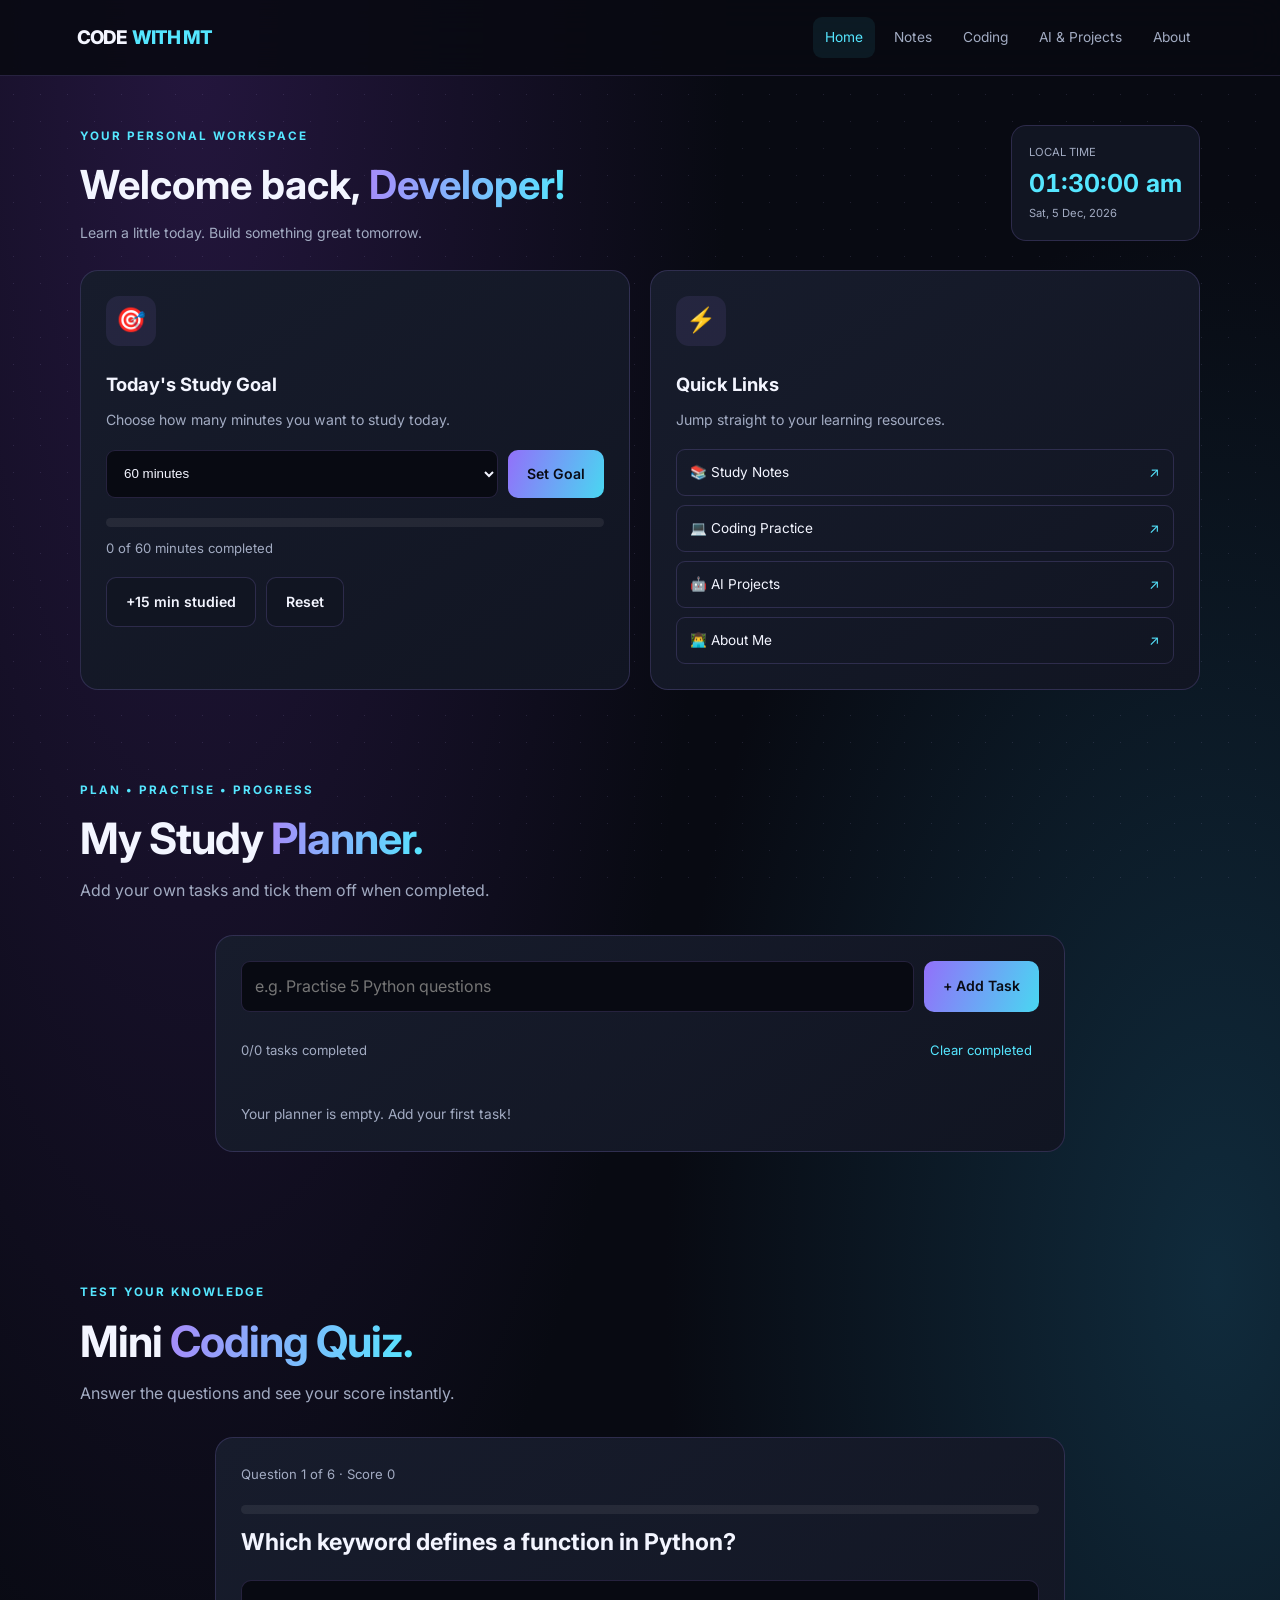
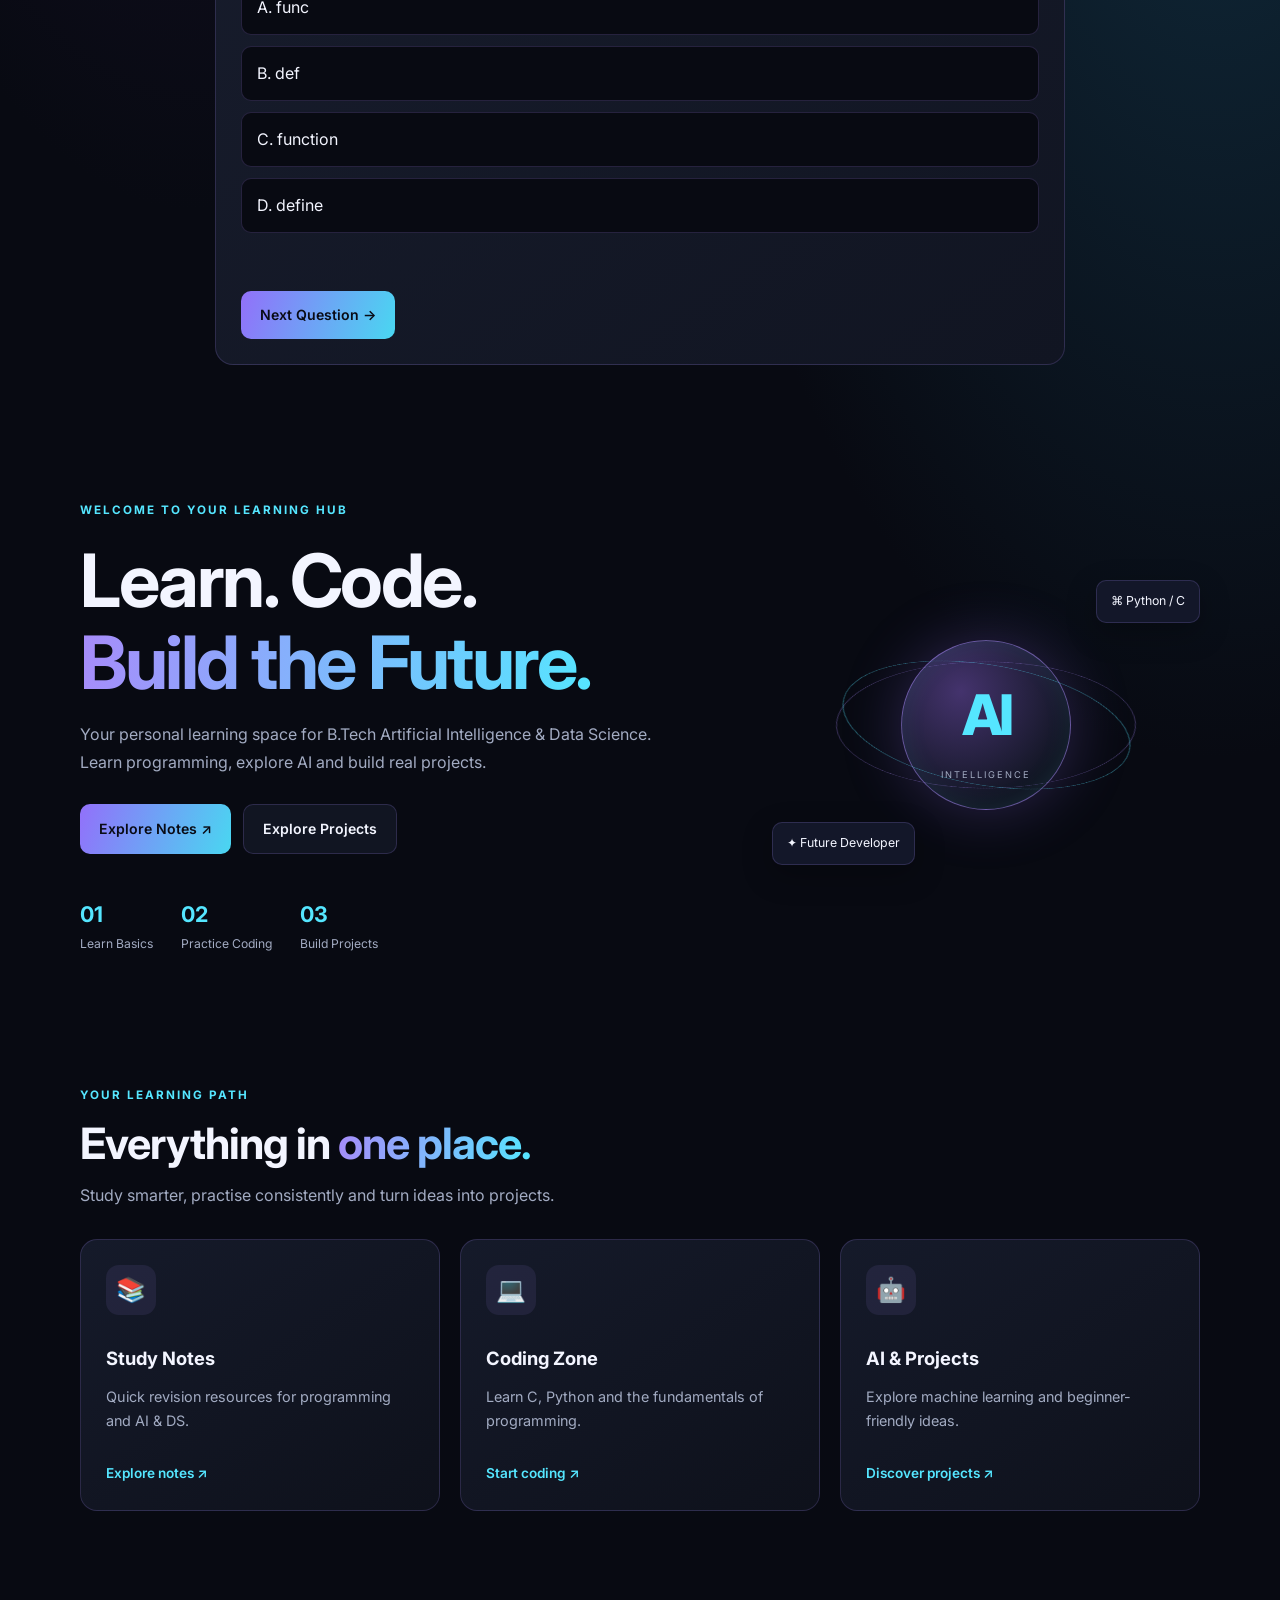
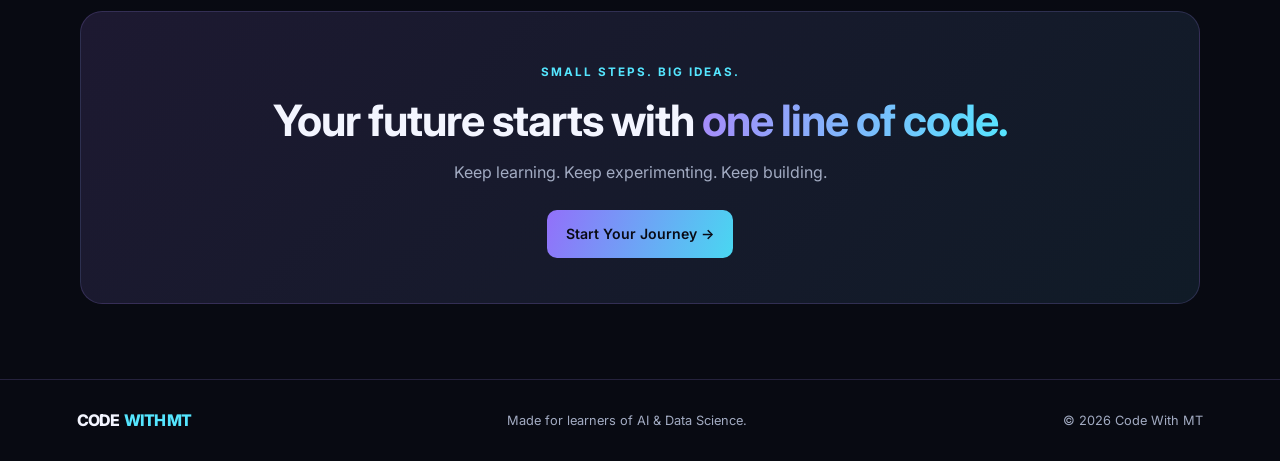
<file: index.html>
<!DOCTYPE html>
<html lang="en">
<head>
  <meta charset="UTF-8">
  <meta name="viewport" content="width=device-width, initial-scale=1.0">
  <title>Code With MT | AI & DS Hub</title>
  <link rel="stylesheet" href="style.css">
<script src="script.js" defer></script>
</head>
<body>
  <header class="navbar">
    <a class="logo" href="index.html">CODE<span>WITH MT</span></a>
    <button class="menu-btn" id="menuBtn" aria-label="Toggle menu">☰</button>
    <nav class="nav-links" id="navLinks">
      <a class="active" href="index.html">Home</a>
      <a href="notes.html">Notes</a>
      <a href="coding.html">Coding</a>
      <a href="projects.html">AI & Projects</a>
      <a href="about.html">About</a>
    </nav>
  </header>

  <main>
    <!-- PERSONAL STUDENT DASHBOARD -->
<section class="container dashboard-section" id="dashboard">
  <div class="dashboard-welcome">
    <div>
      <span class="eyebrow">YOUR PERSONAL WORKSPACE</span>
      <h2>Welcome back, <span class="gradient">Developer!</span></h2>
      <p>Learn a little today. Build something great tomorrow.</p>
    </div>
    <div class="clock-card">
      <span>LOCAL TIME</span>
      <strong id="liveClock">--:--:--</strong>
      <small id="liveDate">Loading date...</small>
    </div>
  </div>

  <div class="dashboard-grid">
    <article class="dash-card">
      <span class="card-icon">🎯</span>
      <h3>Today's Study Goal</h3>
      <p>Choose how many minutes you want to study today.</p>
      <div class="goal-controls">
        <select id="goalSelect" aria-label="Daily study goal">
          <option value="30">30 minutes</option>
          <option value="60" selected>60 minutes</option>
          <option value="90">90 minutes</option>
          <option value="120">120 minutes</option>
        </select>
        <button class="btn primary" id="saveGoal">Set Goal</button>
      </div>
      <div class="progress-track">
        <div class="progress-fill" id="goalProgress"></div>
      </div>
      <p id="goalText" aria-live="polite">0 of 60 minutes completed</p>
      <div class="goal-controls">
        <button class="btn secondary" id="addStudy">+15 min studied</button>
        <button class="btn secondary" id="resetStudy">Reset</button>
      </div>
    </article>

    <article class="dash-card">
      <span class="card-icon">⚡</span>
      <h3>Quick Links</h3>
      <p>Jump straight to your learning resources.</p>
      <div class="quick-links">
        <a href="notes.html">📚 Study Notes <span>↗</span></a>
        <a href="coding.html">💻 Coding Practice <span>↗</span></a>
        <a href="projects.html">🤖 AI Projects <span>↗</span></a>
        <a href="about.html">👨‍💻 About Me <span>↗</span></a>
      </div>
    </article>
  </div>
</section>

<!-- PERSONAL STUDY PLANNER -->
<section class="container section" id="planner">
  <div class="section-heading">
    <span class="eyebrow">PLAN • PRACTISE • PROGRESS</span>
    <h2>My Study <span class="gradient">Planner.</span></h2>
    <p>Add your own tasks and tick them off when completed.</p>
  </div>

  <div class="planner-card">
    <form id="taskForm" class="task-form">
      <label class="sr-only" for="taskInput">New study task</label>
      <input id="taskInput" maxlength="120" required
        placeholder="e.g. Practise 5 Python questions">
      <button class="btn primary" type="submit">+ Add Task</button>
    </form>
    <div class="task-summary">
      <span id="taskCount">0 tasks</span>
      <button class="text-button" id="clearCompleted" type="button">
        Clear completed
      </button>
    </div>
    <ul id="taskList" class="task-list"></ul>
    <p id="taskEmpty" class="empty-state">Your planner is empty. Add your first task!</p>
  </div>
</section>

<!-- QUICK KNOWLEDGE QUIZ -->
<section class="container section" id="quiz">
  <div class="section-heading">
    <span class="eyebrow">TEST YOUR KNOWLEDGE</span>
    <h2>Mini <span class="gradient">Coding Quiz.</span></h2>
    <p>Answer the questions and see your score instantly.</p>
  </div>
  <div id="quizApp" class="quiz-card"></div>
</section>
    <section class="hero container">
      <div class="hero-content reveal">
        <span class="eyebrow">WELCOME TO YOUR LEARNING HUB</span>
        <h1>Learn. Code.<br><span class="gradient">Build the Future.</span></h1>
        <p>Your personal learning space for B.Tech Artificial Intelligence & Data Science. Learn programming, explore AI and build real projects.</p>
        <div class="hero-actions">
          <a class="btn primary" href="notes.html">Explore Notes ↗</a>
          <a class="btn secondary" href="projects.html">Explore Projects</a>
        </div>
        <div class="stats">
          <div><strong>01</strong><span>Learn Basics</span></div>
          <div><strong>02</strong><span>Practice Coding</span></div>
          <div><strong>03</strong><span>Build Projects</span></div>
        </div>
      </div>
      <div class="hero-art reveal">
        <div class="orbit orbit-one"></div>
        <div class="orbit orbit-two"></div>
        <div class="ai-core">
          <span>AI</span>
          <small>INTELLIGENCE</small>
        </div>
        <div class="float-card card-top">⌘ Python / C</div>
        <div class="float-card card-bottom">✦ Future Developer</div>
      </div>
    </section>

    <section class="section container">
      <div class="section-heading">
        <span class="eyebrow">YOUR LEARNING PATH</span>
        <h2>Everything in <span class="gradient">one place.</span></h2>
        <p>Study smarter, practise consistently and turn ideas into projects.</p>
      </div>
      <div class="grid">
        <a class="feature-card reveal" href="notes.html">
          <span class="card-icon">📚</span>
          <h3>Study Notes</h3>
          <p>Quick revision resources for programming and AI & DS.</p>
          <span class="card-link">Explore notes ↗</span>
        </a>
        <a class="feature-card reveal" href="coding.html">
          <span class="card-icon">💻</span>
          <h3>Coding Zone</h3>
          <p>Learn C, Python and the fundamentals of programming.</p>
          <span class="card-link">Start coding ↗</span>
        </a>
        <a class="feature-card reveal" href="projects.html">
          <span class="card-icon">🤖</span>
          <h3>AI & Projects</h3>
          <p>Explore machine learning and beginner-friendly ideas.</p>
          <span class="card-link">Discover projects ↗</span>
        </a>
      </div>
    </section>

    <section class="cta container reveal">
      <span class="eyebrow">SMALL STEPS. BIG IDEAS.</span>
      <h2>Your future starts with <span class="gradient">one line of code.</span></h2>
      <p>Keep learning. Keep experimenting. Keep building.</p>
      <a class="btn primary" href="coding.html">Start Your Journey →</a>
    </section>
  </main>

  <footer class="footer">
    <a class="logo" href="index.html">CODE<span>WITH MT</span></a>
    <p>Made for learners of AI & Data Science.</p>
    <p>© <span class="year"></span> Code With MT</p>
  </footer>
</body>
</html>
</file>
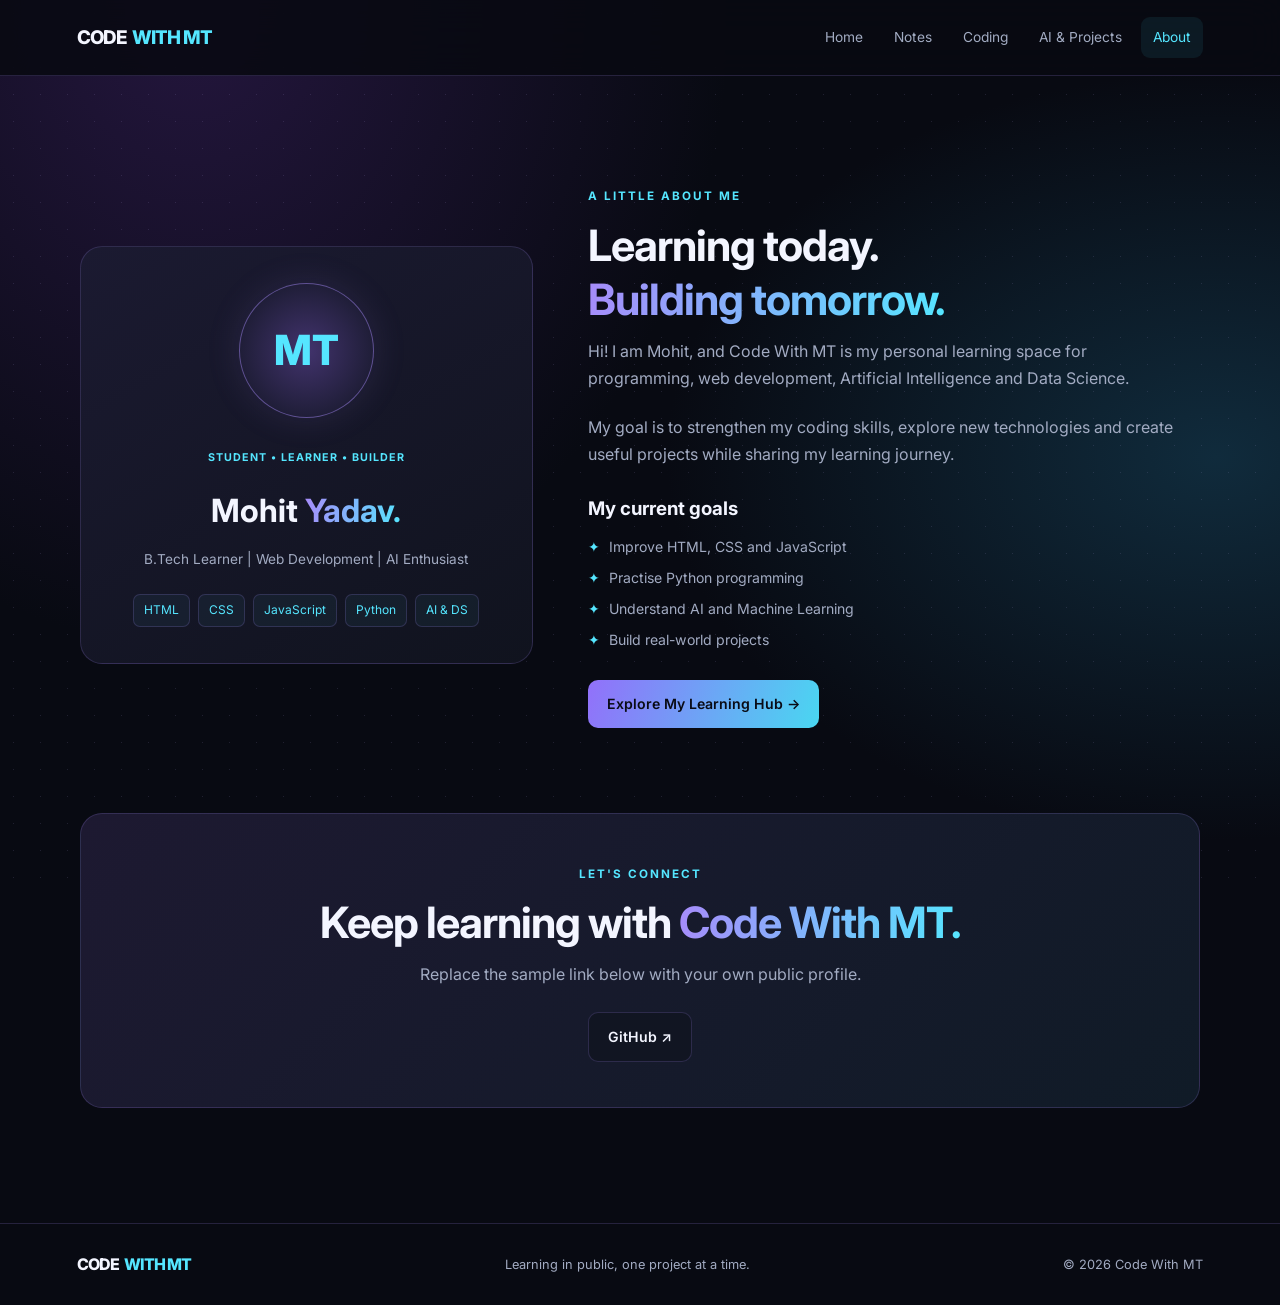
<file: about.html>
<!DOCTYPE html>
<html lang="en">
<head>
  <meta charset="UTF-8">
  <meta name="viewport" content="width=device-width, initial-scale=1.0">
  <title>About Me | Code With MT</title>
  <link rel="stylesheet" href="style.css">
<script src="script.js" defer></script>
</head>
<body>
  <header class="navbar">
    <a class="logo" href="index.html">CODE<span>WITH MT</span></a>
    <button class="menu-btn" id="menuBtn" aria-label="Toggle menu">☰</button>
    <nav class="nav-links" id="navLinks">
      <a href="index.html">Home</a>
      <a href="notes.html">Notes</a>
      <a href="coding.html">Coding</a>
      <a href="projects.html">AI & Projects</a>
      <a class="active" href="about.html">About</a>
    </nav>
  </header>

  <main class="container page-main">
    <section class="about-layout">
      <div class="profile-card reveal">
        <div class="avatar">MT</div>
        <span class="tag">STUDENT • LEARNER • BUILDER</span>
        <h1>Mohit <span class="gradient">Yadav.</span></h1>
        <p class="muted">B.Tech Learner | Web Development | AI Enthusiast</p>
        <div class="skill-tags">
          <span>HTML</span><span>CSS</span><span>JavaScript</span>
          <span>Python</span><span>AI & DS</span>
        </div>
      </div>

      <div class="about-copy reveal">
        <span class="eyebrow">A LITTLE ABOUT ME</span>
        <h2>Learning today.<br><span class="gradient">Building tomorrow.</span></h2>
        <p>Hi! I am Mohit, and Code With MT is my personal learning space for programming, web development, Artificial Intelligence and Data Science.</p>
        <p>My goal is to strengthen my coding skills, explore new technologies and create useful projects while sharing my learning journey.</p>
        <h3>My current goals</h3>
        <ul class="topic-list">
          <li>Improve HTML, CSS and JavaScript</li>
          <li>Practise Python programming</li>
          <li>Understand AI and Machine Learning</li>
          <li>Build real-world projects</li>
        </ul>
        <a class="btn primary" href="coding.html">Explore My Learning Hub →</a>
      </div>
    </section>

    <section class="cta reveal">
      <span class="eyebrow">LET'S CONNECT</span>
      <h2>Keep learning with <span class="gradient">Code With MT.</span></h2>
      <p>Replace the sample link below with your own public profile.</p>
      <a class="btn secondary" href="https://github.com/" target="_blank" rel="noopener noreferrer">GitHub ↗</a>
    </section>
  </main>

  <footer class="footer">
    <a class="logo" href="index.html">CODE<span>WITH MT</span></a>
    <p>Learning in public, one project at a time.</p>
    <p>© <span class="year"></span> Code With MT</p>
  </footer>
</body>
</html>
</file>
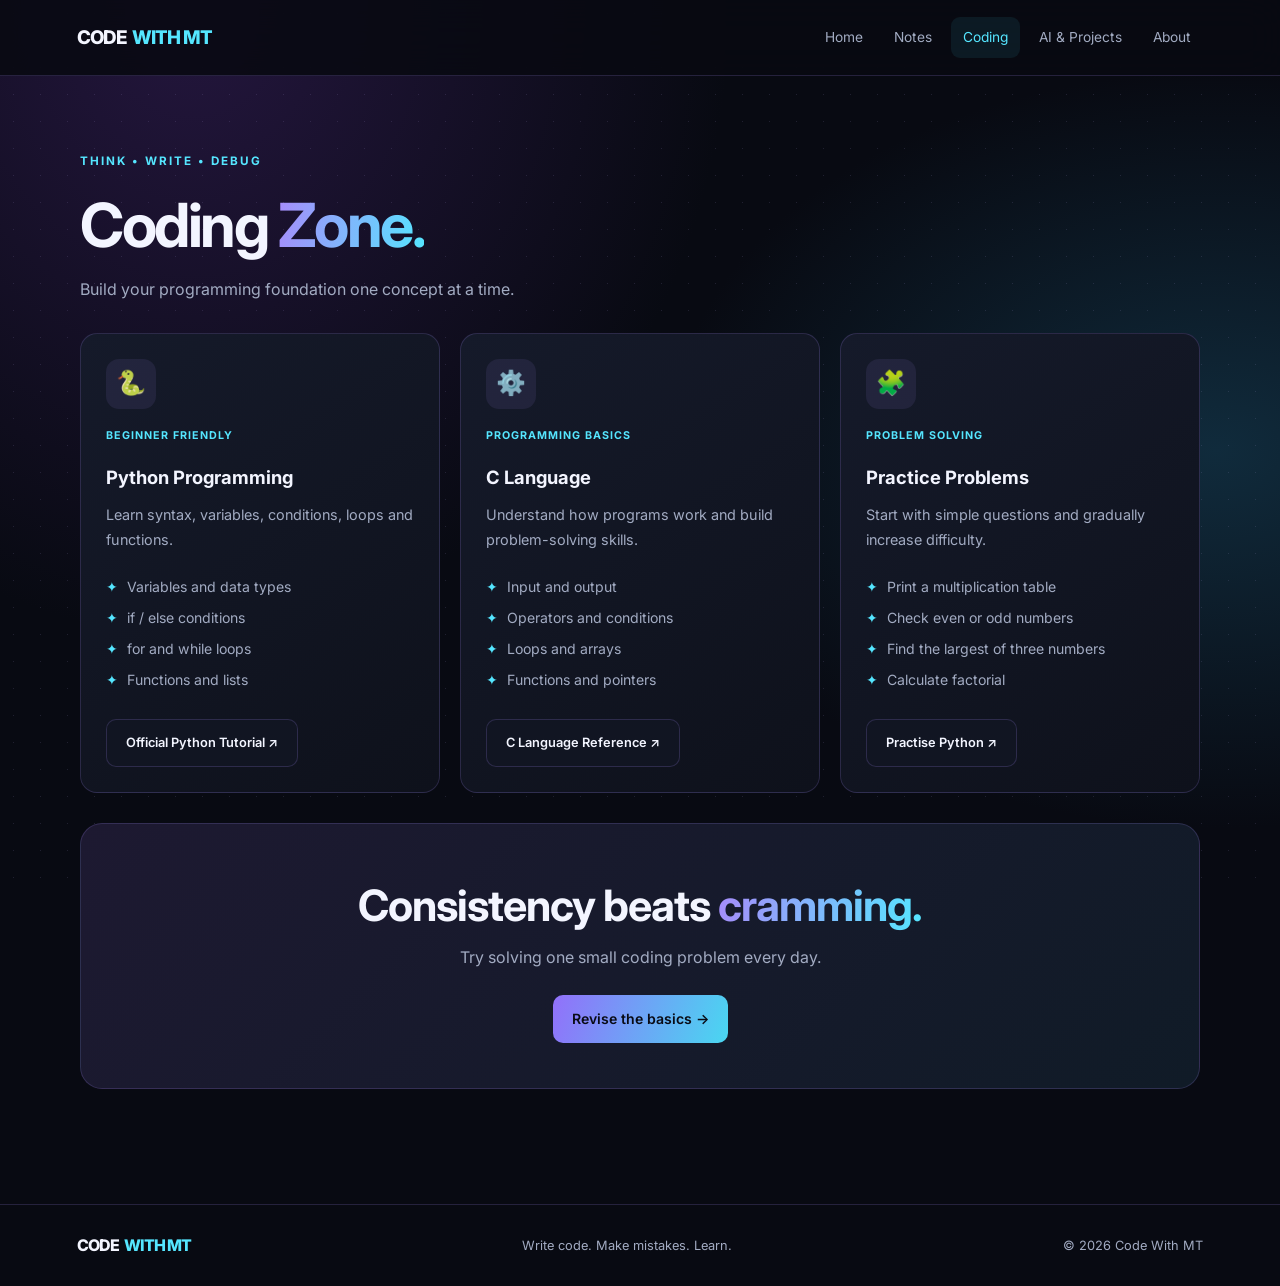
<file: coding.html>
<!DOCTYPE html>
<html lang="en">
<head>
  <meta charset="UTF-8">
  <meta name="viewport" content="width=device-width, initial-scale=1.0">
  <title>Coding Zone | Code With MT</title>
  <link rel="stylesheet" href="style.css">
<script src="script.js" defer></script>
</head>
<body>
  <header class="navbar">
    <a class="logo" href="index.html">CODE<span>WITH MT</span></a>
    <button class="menu-btn" id="menuBtn" aria-label="Toggle menu">☰</button>
    <nav class="nav-links" id="navLinks">
      <a href="index.html">Home</a>
      <a href="notes.html">Notes</a>
      <a class="active" href="coding.html">Coding</a>
      <a href="projects.html">AI & Projects</a>
      <a href="about.html">About</a>
    </nav>
  </header>

  <main class="container page-main">
    <section class="page-heading reveal">
      <span class="eyebrow">THINK • WRITE • DEBUG</span>
      <h1>Coding <span class="gradient">Zone.</span></h1>
      <p>Build your programming foundation one concept at a time.</p>
    </section>

    <section class="grid">
      <article class="feature-card reveal" id="python">
        <span class="card-icon">🐍</span>
        <span class="tag">BEGINNER FRIENDLY</span>
        <h3>Python Programming</h3>
        <p>Learn syntax, variables, conditions, loops and functions.</p>
        <ul class="topic-list">
          <li>Variables and data types</li>
          <li>if / else conditions</li>
          <li>for and while loops</li>
          <li>Functions and lists</li>
        </ul>
        <a class="btn secondary" href="https://docs.python.org/3/tutorial/" target="_blank" rel="noopener noreferrer">Official Python Tutorial ↗</a>
      </article>

      <article class="feature-card reveal" id="c-language">
        <span class="card-icon">⚙️</span>
        <span class="tag">PROGRAMMING BASICS</span>
        <h3>C Language</h3>
        <p>Understand how programs work and build problem-solving skills.</p>
        <ul class="topic-list">
          <li>Input and output</li>
          <li>Operators and conditions</li>
          <li>Loops and arrays</li>
          <li>Functions and pointers</li>
        </ul>
        <a class="btn secondary" href="https://en.cppreference.com/w/c" target="_blank" rel="noopener noreferrer">C Language Reference ↗</a>
      </article>

      <article class="feature-card reveal">
        <span class="card-icon">🧩</span>
        <span class="tag">PROBLEM SOLVING</span>
        <h3>Practice Problems</h3>
        <p>Start with simple questions and gradually increase difficulty.</p>
        <ul class="topic-list">
          <li>Print a multiplication table</li>
          <li>Check even or odd numbers</li>
          <li>Find the largest of three numbers</li>
          <li>Calculate factorial</li>
        </ul>
        <a class="btn secondary" href="https://www.hackerrank.com/domains/python" target="_blank" rel="noopener noreferrer">Practise Python ↗</a>
      </article>
    </section>

    <section class="cta reveal">
      <h2>Consistency beats <span class="gradient">cramming.</span></h2>
      <p>Try solving one small coding problem every day.</p>
      <a class="btn primary" href="notes.html">Revise the basics →</a>
    </section>
  </main>

  <footer class="footer">
    <a class="logo" href="index.html">CODE<span>WITH MT</span></a>
    <p>Write code. Make mistakes. Learn.</p>
    <p>© <span class="year"></span> Code With MT</p>
  </footer>
</body>
</html>
</file>
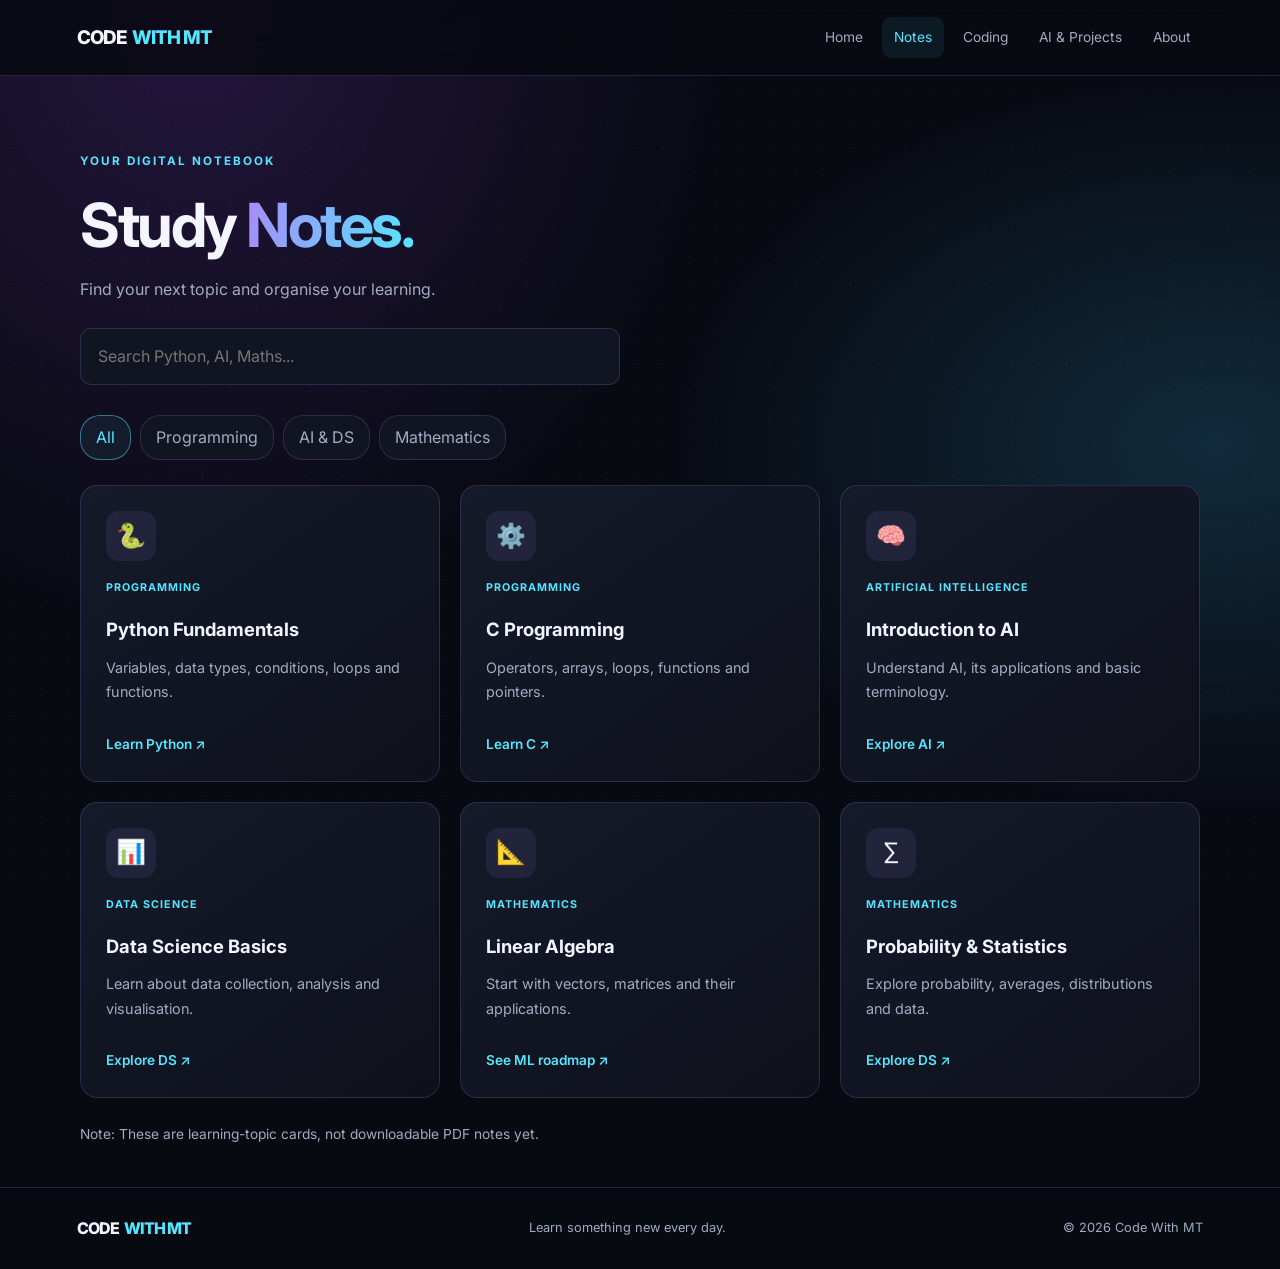
<file: notes.html>
<!DOCTYPE html>
<html lang="en">
<head>
  <meta charset="UTF-8">
  <meta name="viewport" content="width=device-width, initial-scale=1.0">
  <title>Study Notes | Code With MT</title>
  <link rel="stylesheet" href="style.css">
<script src="script.js" defer></script>
</head>
<body>
  <header class="navbar">
    <a class="logo" href="index.html">CODE<span>WITH MT</span></a>
    <button class="menu-btn" id="menuBtn" aria-label="Toggle menu">☰</button>
    <nav class="nav-links" id="navLinks">
      <a href="index.html">Home</a>
      <a class="active" href="notes.html">Notes</a>
      <a href="coding.html">Coding</a>
      <a href="projects.html">AI & Projects</a>
      <a href="about.html">About</a>
    </nav>
  </header>

  <main class="container page-main">
    <section class="page-heading reveal">
      <span class="eyebrow">YOUR DIGITAL NOTEBOOK</span>
      <h1>Study <span class="gradient">Notes.</span></h1>
      <p>Find your next topic and organise your learning.</p>
      <input class="search-box" data-search="notes-list"
        type="search" placeholder="Search Python, AI, Maths..."
        aria-label="Search study notes">
    </section>

    <div class="filter-row" data-filters="notes-list">
      <button class="filter-btn selected" data-filter="all">All</button>
      <button class="filter-btn" data-filter="programming">Programming</button>
      <button class="filter-btn" data-filter="ai">AI & DS</button>
      <button class="filter-btn" data-filter="maths">Mathematics</button>
    </div>

    <section class="grid" id="notes-list">
      <article class="feature-card searchable reveal" data-category="programming">
        <span class="card-icon">🐍</span>
        <span class="tag">PROGRAMMING</span>
        <h3>Python Fundamentals</h3>
        <p>Variables, data types, conditions, loops and functions.</p>
        <a class="card-link" href="coding.html#python">Learn Python ↗</a>
      </article>
      <article class="feature-card searchable reveal" data-category="programming">
        <span class="card-icon">⚙️</span>
        <span class="tag">PROGRAMMING</span>
        <h3>C Programming</h3>
        <p>Operators, arrays, loops, functions and pointers.</p>
        <a class="card-link" href="coding.html#c-language">Learn C ↗</a>
      </article>
      <article class="feature-card searchable reveal" data-category="ai">
        <span class="card-icon">🧠</span>
        <span class="tag">ARTIFICIAL INTELLIGENCE</span>
        <h3>Introduction to AI</h3>
        <p>Understand AI, its applications and basic terminology.</p>
        <a class="card-link" href="projects.html#ai-basics">Explore AI ↗</a>
      </article>
      <article class="feature-card searchable reveal" data-category="ai">
        <span class="card-icon">📊</span>
        <span class="tag">DATA SCIENCE</span>
        <h3>Data Science Basics</h3>
        <p>Learn about data collection, analysis and visualisation.</p>
        <a class="card-link" href="projects.html#data-science">Explore DS ↗</a>
      </article>
      <article class="feature-card searchable reveal" data-category="maths">
        <span class="card-icon">📐</span>
        <span class="tag">MATHEMATICS</span>
        <h3>Linear Algebra</h3>
        <p>Start with vectors, matrices and their applications.</p>
        <a class="card-link" href="projects.html#ml-roadmap">See ML roadmap ↗</a>
      </article>
      <article class="feature-card searchable reveal" data-category="maths">
        <span class="card-icon">∑</span>
        <span class="tag">MATHEMATICS</span>
        <h3>Probability & Statistics</h3>
        <p>Explore probability, averages, distributions and data.</p>
        <a class="card-link" href="projects.html#data-science">Explore DS ↗</a>
      </article>
    </section>

    <p class="empty-state" id="emptyState" hidden>No matching topics found. Try another search.</p>
    <p class="note">Note: These are learning-topic cards, not downloadable PDF notes yet.</p>
  </main>

  <footer class="footer">
    <a class="logo" href="index.html">CODE<span>WITH MT</span></a>
    <p>Learn something new every day.</p>
    <p>© <span class="year"></span> Code With MT</p>
  </footer>
</body>
</html>
</file>
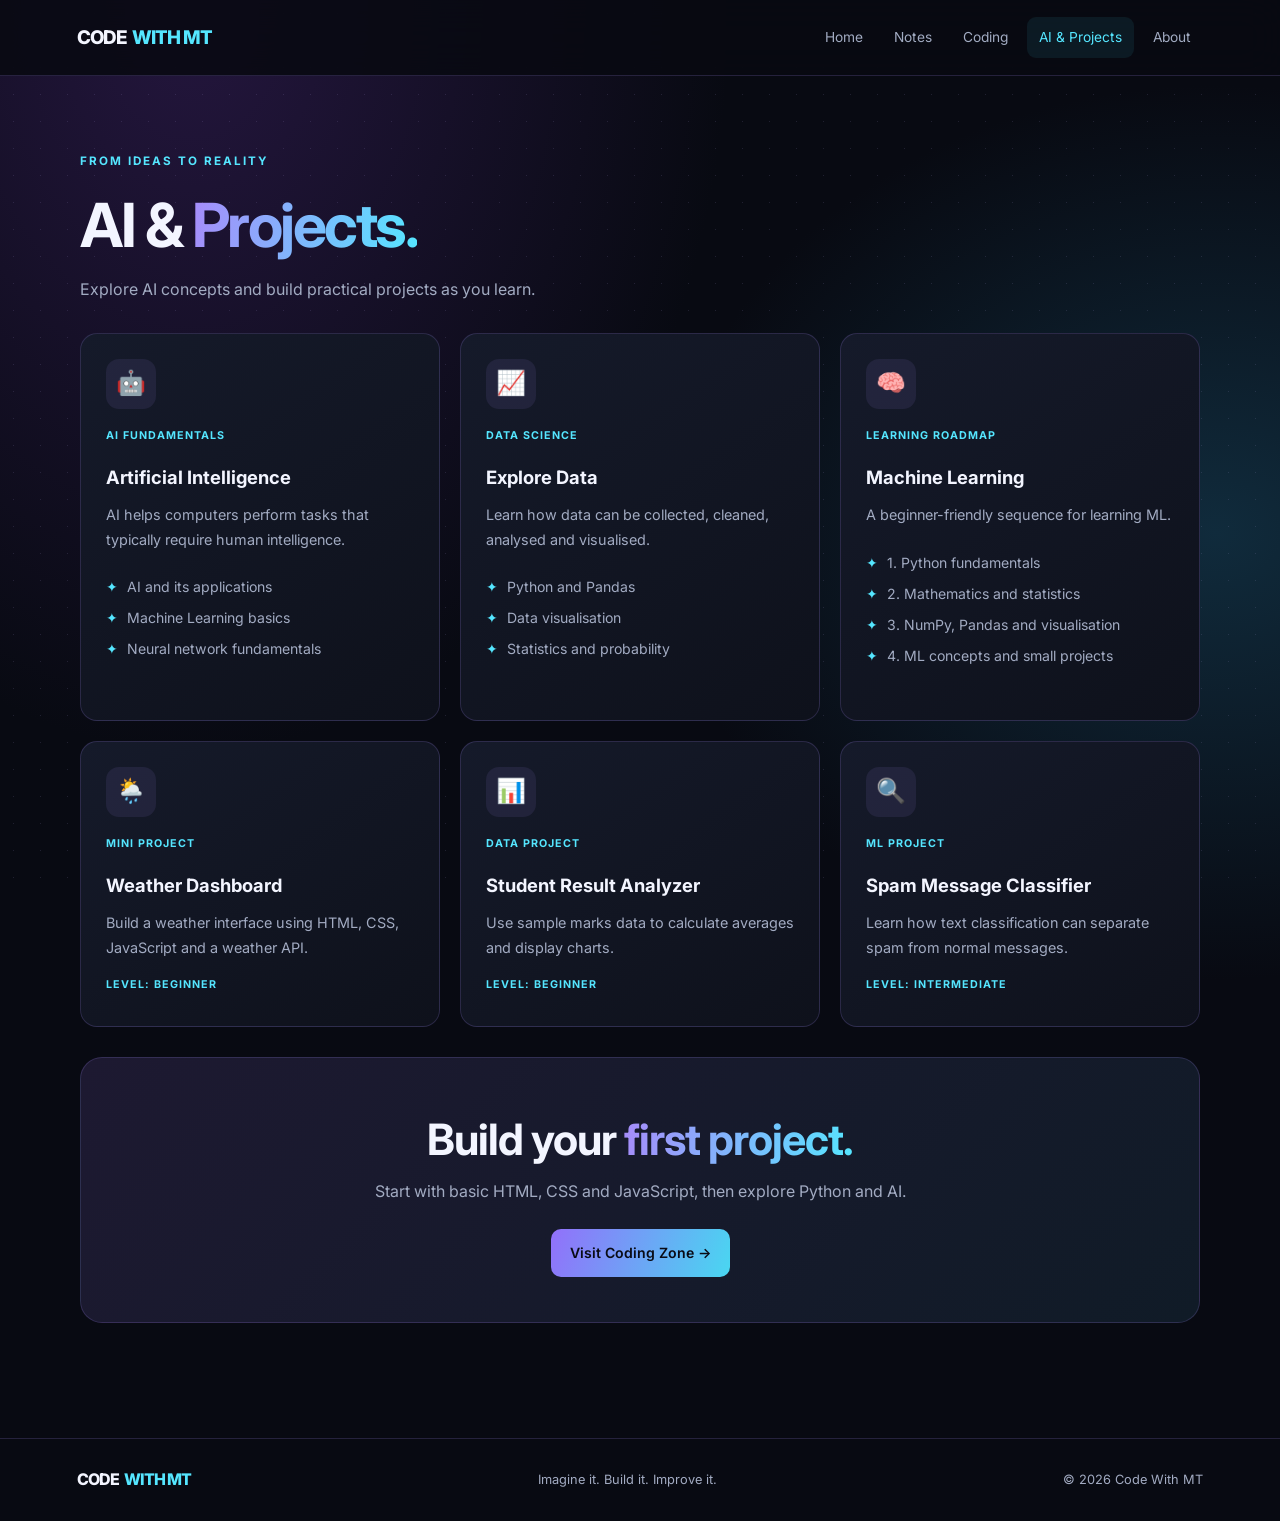
<file: projects.html>
<!DOCTYPE html>
<html lang="en">
<head>
  <meta charset="UTF-8">
  <meta name="viewport" content="width=device-width, initial-scale=1.0">
  <title>AI & Projects | Code With MT</title>
  <link rel="stylesheet" href="style.css">
<script src="script.js" defer></script>
</head>
<body>
  <header class="navbar">
    <a class="logo" href="index.html">CODE<span>WITH MT</span></a>
    <button class="menu-btn" id="menuBtn" aria-label="Toggle menu">☰</button>
    <nav class="nav-links" id="navLinks">
      <a href="index.html">Home</a>
      <a href="notes.html">Notes</a>
      <a href="coding.html">Coding</a>
      <a class="active" href="projects.html">AI & Projects</a>
      <a href="about.html">About</a>
    </nav>
  </header>

  <main class="container page-main">
    <section class="page-heading reveal">
      <span class="eyebrow">FROM IDEAS TO REALITY</span>
      <h1>AI & <span class="gradient">Projects.</span></h1>
      <p>Explore AI concepts and build practical projects as you learn.</p>
    </section>

    <section class="grid">
      <article class="feature-card reveal" id="ai-basics">
        <span class="card-icon">🤖</span>
        <span class="tag">AI FUNDAMENTALS</span>
        <h3>Artificial Intelligence</h3>
        <p>AI helps computers perform tasks that typically require human intelligence.</p>
        <ul class="topic-list">
          <li>AI and its applications</li>
          <li>Machine Learning basics</li>
          <li>Neural network fundamentals</li>
        </ul>
      </article>

      <article class="feature-card reveal" id="data-science">
        <span class="card-icon">📈</span>
        <span class="tag">DATA SCIENCE</span>
        <h3>Explore Data</h3>
        <p>Learn how data can be collected, cleaned, analysed and visualised.</p>
        <ul class="topic-list">
          <li>Python and Pandas</li>
          <li>Data visualisation</li>
          <li>Statistics and probability</li>
        </ul>
      </article>

      <article class="feature-card reveal" id="ml-roadmap">
        <span class="card-icon">🧠</span>
        <span class="tag">LEARNING ROADMAP</span>
        <h3>Machine Learning</h3>
        <p>A beginner-friendly sequence for learning ML.</p>
        <ul class="topic-list">
          <li>1. Python fundamentals</li>
          <li>2. Mathematics and statistics</li>
          <li>3. NumPy, Pandas and visualisation</li>
          <li>4. ML concepts and small projects</li>
        </ul>
      </article>

      <article class="feature-card reveal">
        <span class="card-icon">🌦️</span>
        <span class="tag">MINI PROJECT</span>
        <h3>Weather Dashboard</h3>
        <p>Build a weather interface using HTML, CSS, JavaScript and a weather API.</p>
        <span class="tag">LEVEL: BEGINNER</span>
      </article>

      <article class="feature-card reveal">
        <span class="card-icon">📊</span>
        <span class="tag">DATA PROJECT</span>
        <h3>Student Result Analyzer</h3>
        <p>Use sample marks data to calculate averages and display charts.</p>
        <span class="tag">LEVEL: BEGINNER</span>
      </article>

      <article class="feature-card reveal">
        <span class="card-icon">🔍</span>
        <span class="tag">ML PROJECT</span>
        <h3>Spam Message Classifier</h3>
        <p>Learn how text classification can separate spam from normal messages.</p>
        <span class="tag">LEVEL: INTERMEDIATE</span>
      </article>
    </section>

    <section class="cta reveal">
      <h2>Build your <span class="gradient">first project.</span></h2>
      <p>Start with basic HTML, CSS and JavaScript, then explore Python and AI.</p>
      <a class="btn primary" href="coding.html">Visit Coding Zone →</a>
    </section>
  </main>

  <footer class="footer">
    <a class="logo" href="index.html">CODE<span>WITH MT</span></a>
    <p>Imagine it. Build it. Improve it.</p>
    <p>© <span class="year"></span> Code With MT</p>
  </footer>
</body>
</html>
</file>
<file: style.css>
@import url('https://fonts.googleapis.com/css2?family=Inter:wght@400;500;600;700;800&display=swap');

:root {
  --bg: #080a12;
  --panel: #111522;
  --panel-light: #171c2c;
  --text: #f3f5ff;
  --muted: #a2abc2;
  --purple: #a78bfa;
  --cyan: #55e6ff;
  --border: rgba(167, 139, 250, 0.19);
}

* {
  margin: 0;
  padding: 0;
  box-sizing: border-box;
}

html {
  scroll-behavior: smooth;
  scroll-padding-top: 90px;
}

body {
  min-height: 100vh;
  background:
    radial-gradient(ellipse at 15% 0%, #24163e 0%, transparent 35%),
    radial-gradient(ellipse at 95% 35%, #102b3c 0%, transparent 32%),
    var(--bg);
  color: var(--text);
  font-family: 'Inter', Arial, sans-serif;
  line-height: 1.7;
  overflow-x: hidden;
}

body::before {
  content: "";
  position: fixed;
  inset: 0;
  pointer-events: none;
  z-index: -1;
  opacity: 0.13;
  background-image: radial-gradient(#c5b8ff 0.7px, transparent 0.7px);
  background-size: 27px 27px;
}

a {
  color: inherit;
  text-decoration: none;
}

button, input {
  font: inherit;
}

button, a {
  -webkit-tap-highlight-color: transparent;
}

.navbar {
  position: sticky;
  top: 0;
  z-index: 100;
  display: flex;
  align-items: center;
  justify-content: space-between;
  gap: 20px;
  padding: 17px 6%;
  background: rgba(8, 10, 18, 0.88);
  border-bottom: 1px solid var(--border);
  backdrop-filter: blur(18px);
}

.logo {
  font-weight: 800;
  letter-spacing: -1px;
  font-size: 1.18rem;
  white-space: nowrap;
}

.logo span {
  color: var(--cyan);
  margin-left: 5px;
}

.nav-links {
  display: flex;
  align-items: center;
  gap: 7px;
}

.nav-links a {
  padding: 9px 12px;
  border-radius: 9px;
  color: var(--muted);
  font-size: 0.86rem;
  transition: 0.25s ease;
}

.nav-links a:hover,
.nav-links a.active {
  color: var(--cyan);
  background: rgba(85, 230, 255, 0.08);
}

.menu-btn {
  display: none;
  color: var(--text);
  background: var(--panel-light);
  border: 1px solid var(--border);
  padding: 5px 12px;
  border-radius: 8px;
  font-size: 1.3rem;
  cursor: pointer;
}

.container {
  width: min(1120px, 88%);
  margin: 0 auto;
}

.hero {
  min-height: 580px;
  display: grid;
  grid-template-columns: 1.2fr 0.8fr;
  align-items: center;
  gap: 50px;
  padding-top: 60px;
  padding-bottom: 70px;
}

.eyebrow {
  color: var(--cyan);
  letter-spacing: 2px;
  font-size: 0.73rem;
  font-weight: 700;
}

.hero h1,
.page-heading h1 {
  margin: 17px 0;
  font-size: clamp(2.6rem, 6vw, 4.6rem);
  line-height: 1.12;
  letter-spacing: -2.5px;
}

.gradient {
  background: linear-gradient(100deg, var(--purple), var(--cyan));
  -webkit-background-clip: text;
  background-clip: text;
  color: transparent;
}

.hero-content > p,
.page-heading > p,
.section-heading > p,
.cta > p,
.about-copy > p {
  color: var(--muted);
  max-width: 600px;
  margin-bottom: 22px;
}

.hero-actions {
  display: flex;
  gap: 12px;
  flex-wrap: wrap;
  margin-top: 28px;
}

.btn {
  display: inline-flex;
  align-items: center;
  justify-content: center;
  gap: 8px;
  padding: 12px 19px;
  border-radius: 10px;
  border: 1px solid var(--border);
  font-size: 0.88rem;
  font-weight: 600;
  cursor: pointer;
  transition: transform 0.25s, box-shadow 0.25s, background 0.25s;
}

.btn:hover {
  transform: translateY(-3px);
  box-shadow: 0 8px 28px #0005;
}

.btn.primary {
  background: linear-gradient(110deg, #9270fa, #49d7f1);
  color: #090b15;
  border: 0;
}

.btn.secondary {
  background: var(--panel);
  color: var(--text);
}

.stats {
  display: flex;
  flex-wrap: wrap;
  gap: 28px;
  margin-top: 42px;
}

.stats div {
  display: grid;
  gap: 2px;
}

.stats strong {
  font-size: 1.35rem;
  color: var(--cyan);
}

.stats span {
  font-size: 0.76rem;
  color: var(--muted);
}

.hero-art {
  position: relative;
  display: grid;
  place-items: center;
  min-height: 360px;
}

.orbit {
  position: absolute;
  width: 300px;
  height: 300px;
  border: 1px solid #a78bfa55;
  border-radius: 50%;
  animation: rotate 18s linear infinite;
}

.orbit-one {
  transform: rotateX(65deg) rotateZ(20deg);
}

.orbit-two {
  width: 245px;
  height: 340px;
  border-color: #55e6ff66;
  transform: rotateX(65deg) rotateZ(-40deg);
  animation-direction: reverse;
}

.ai-core {
  width: 170px;
  height: 170px;
  display: flex;
  flex-direction: column;
  align-items: center;
  justify-content: center;
  gap: 4px;
  border-radius: 50%;
  background: radial-gradient(circle at 35% 30%, #44336d, #111522 72%);
  border: 1px solid #a78bfa88;
  box-shadow: 0 0 60px #9670fa40, inset 0 0 25px #55e6ff18;
  animation: pulse 3s ease-in-out infinite;
}

.ai-core span {
  font-size: 3.5rem;
  font-weight: 800;
  letter-spacing: -4px;
  color: var(--cyan);
}

.ai-core small {
  font-size: 0.58rem;
  letter-spacing: 2px;
  color: var(--muted);
}

.float-card {
  position: absolute;
  padding: 10px 14px;
  border: 1px solid var(--border);
  border-radius: 10px;
  background: #15192beF;
  font-size: 0.77rem;
  animation: float 4s ease-in-out infinite;
  box-shadow: 0 10px 30px #0004;
}

.card-top {
  top: 35px;
  right: 0;
}

.card-bottom {
  bottom: 40px;
  left: 0;
  animation-delay: -2s;
}

.section {
  padding-top: 55px;
  padding-bottom: 70px;
}

.section-heading,
.page-heading {
  margin-bottom: 30px;
}

.section-heading h2,
.cta h2,
.about-copy h2 {
  margin: 9px 0 12px;
  font-size: clamp(1.8rem, 4vw, 2.7rem);
  line-height: 1.25;
  letter-spacing: -1px;
}

.grid {
  display: grid;
  grid-template-columns: repeat(3, minmax(0, 1fr));
  gap: 20px;
}

.feature-card {
  display: flex;
  flex-direction: column;
  align-items: flex-start;
  min-width: 0;
  padding: 25px;
  background: linear-gradient(145deg, #151a2a, #0e111b);
  border: 1px solid var(--border);
  border-radius: 17px;
  transition: transform 0.3s ease, border-color 0.3s ease,
              box-shadow 0.3s ease;
}

a.feature-card:hover,
.feature-card:hover {
  transform: translateY(-6px);
  border-color: #55e6ff66;
  box-shadow: 0 15px 40px #0003, 0 0 20px #55e6ff09;
}

.card-icon {
  display: inline-grid;
  place-items: center;
  width: 50px;
  height: 50px;
  border-radius: 13px;
  margin-bottom: 18px;
  background: #a78bfa18;
  font-size: 1.5rem;
}

.feature-card h3 {
  font-size: 1.15rem;
  margin: 10px 0;
}

.feature-card p {
  color: var(--muted);
  font-size: 0.9rem;
  margin-bottom: 16px;
}

.card-link {
  display: inline-block;
  margin-top: auto;
  padding-top: 12px;
  color: var(--cyan);
  font-size: 0.85rem;
  font-weight: 600;
}

.cta {
  margin-top: 30px;
  margin-bottom: 75px;
  padding: 45px 30px;
  text-align: center;
  background: linear-gradient(135deg, #1d1931, #101b27);
  border: 1px solid var(--border);
  border-radius: 22px;
}

.cta > p {
  margin: 0 auto 24px;
}

.page-main {
  min-height: 70vh;
  padding-top: 70px;
  padding-bottom: 40px;
}

.page-heading h1 {
  font-size: clamp(2.5rem, 5vw, 3.8rem);
}

.page-heading > p {
  margin-bottom: 25px;
}

.search-box {
  width: min(100%, 540px);
  padding: 14px 17px;
  color: var(--text);
  background: var(--panel);
  border: 1px solid var(--border);
  border-radius: 11px;
  outline: none;
}

.search-box:focus {
  border-color: var(--cyan);
  box-shadow: 0 0 0 3px #55e6ff15;
}

.filter-row {
  display: flex;
  flex-wrap: wrap;
  gap: 9px;
  margin: 25px 0;
}

.filter-btn {
  padding: 8px 15px;
  color: var(--muted);
  background: var(--panel);
  border: 1px solid var(--border);
  border-radius: 20px;
  cursor: pointer;
  transition: 0.2s;
}

.filter-btn:hover,
.filter-btn.selected {
  color: var(--cyan);
  border-color: #55e6ff77;
  background: #55e6ff10;
}

.tag {
  display: inline-block;
  margin-bottom: 7px;
  color: var(--cyan);
  font-size: 0.67rem;
  font-weight: 700;
  letter-spacing: 1px;
}

.topic-list {
  list-style: none;
  margin: 0 0 20px;
  color: var(--muted);
  font-size: 0.88rem;
}

.topic-list li {
  margin: 7px 0;
}

.topic-list li::before {
  content: "✦";
  color: var(--cyan);
  margin-right: 9px;
}

.feature-card .btn {
  margin-top: auto;
  font-size: 0.8rem;
}

.empty-state,
.note {
  margin-top: 25px;
  color: var(--muted);
  font-size: 0.86rem;
}

[hidden] {
  display: none !important;
}

.about-layout {
  display: grid;
  grid-template-columns: 0.85fr 1.15fr;
  gap: 55px;
  align-items: center;
  padding: 35px 0 55px;
}

.profile-card {
  text-align: center;
  padding: 36px 24px;
  border: 1px solid var(--border);
  border-radius: 22px;
  background: linear-gradient(150deg, #1b1a31, #10131e);
}

.avatar {
  display: grid;
  place-items: center;
  width: 135px;
  height: 135px;
  margin: 0 auto 24px;
  border-radius: 50%;
  font-size: 2.6rem;
  font-weight: 800;
  color: var(--cyan);
  background: radial-gradient(circle, #42336d, #111522);
  border: 1px solid #a78bfa77;
  box-shadow: 0 0 35px #a78bfa20;
}

.profile-card h1 {
  font-size: 2rem;
  margin: 10px 0;
}

.muted {
  color: var(--muted);
  font-size: 0.85rem;
}

.skill-tags {
  display: flex;
  flex-wrap: wrap;
  justify-content: center;
  gap: 8px;
  margin-top: 23px;
}

.skill-tags span {
  padding: 5px 10px;
  font-size: 0.75rem;
  color: var(--cyan);
  background: #55e6ff0c;
  border: 1px solid var(--border);
  border-radius: 7px;
}

.about-copy h3 {
  margin: 25px 0 10px;
}

.about-copy .btn {
  margin-top: 8px;
}

.footer {
  display: flex;
  align-items: center;
  justify-content: space-between;
  flex-wrap: wrap;
  gap: 15px;
  padding: 27px 6%;
  border-top: 1px solid var(--border);
  color: var(--muted);
  font-size: 0.8rem;
}

.footer p {
  margin: 0;
}

.footer .logo {
  color: var(--text);
  font-size: 1rem;
}

.reveal {
  animation: appear 0.8s ease both;
}

@keyframes appear {
  from {
    opacity: 0;
    transform: translateY(18px);
  }
  to {
    opacity: 1;
    transform: translateY(0);
  }
}

@keyframes float {
  0%, 100% { transform: translateY(0); }
  50% { transform: translateY(-12px); }
}

@keyframes pulse {
  0%, 100% { box-shadow: 0 0 40px #9670fa25; }
  50% { box-shadow: 0 0 75px #55e6ff35; }
}

@keyframes rotate {
  to { rotate: 360deg; }
}

@media (max-width: 850px) {
  .navbar {
    padding: 15px 5%;
  }

  .menu-btn {
    display: block;
  }

  .nav-links {
    display: none;
    position: absolute;
    top: calc(100% + 1px);
    left: 0;
    right: 0;
    padding: 15px 5%;
    flex-direction: column;
    align-items: stretch;
    background: #0b0e18;
    border-bottom: 1px solid var(--border);
  }

  .nav-links.open {
    display: flex;
  }

  .nav-links a {
    padding: 11px;
  }

  .hero {
    grid-template-columns: 1fr;
    gap: 15px;
    padding-top: 65px;
  }

  .hero-art {
    min-height: 340px;
  }

  .grid {
    grid-template-columns: repeat(2, minmax(0, 1fr));
  }

  .about-layout {
    grid-template-columns: 1fr;
    gap: 35px;
  }
}

@media (max-width: 560px) {
  .container {
    width: 90%;
  }

  .hero {
    padding-top: 45px;
    padding-bottom: 35px;
  }

  .hero h1 {
    font-size: 2.65rem;
    letter-spacing: -1.7px;
  }

  .hero-art {
    min-height: 290px;
    transform: scale(0.88);
  }

  .orbit {
    width: 255px;
    height: 255px;
  }

  .orbit-two {
    width: 215px;
    height: 290px;
  }

  .ai-core {
    width: 145px;
    height: 145px;
  }

  .ai-core span {
    font-size: 3rem;
  }

  .stats {
    gap: 20px;
  }

  .section {
    padding-top: 35px;
    padding-bottom: 40px;
  }

  .grid {
    grid-template-columns: 1fr;
    gap: 14px;
  }

  .feature-card {
    padding: 22px;
  }

  .page-main {
    padding-top: 45px;
  }

  .page-heading h1 {
    letter-spacing: -1.5px;
  }

  .cta {
    padding: 32px 19px;
    margin-bottom: 45px;
  }

  .footer {
    flex-direction: column;
    align-items: flex-start;
  }
}

@media (prefers-reduced-motion: reduce) {
  *, *::before, *::after {
    animation-duration: 0.01ms !important;
    animation-iteration-count: 1 !important;
    scroll-behavior: auto !important;
    transition-duration: 0.01ms !important;
  }
}
/* ===== CODE WITH MT: INTERACTIVE DASHBOARD ===== */

.dashboard-section {
  padding-top: 45px;
  padding-bottom: 30px;
}

.dashboard-welcome {
  display: flex;
  align-items: center;
  justify-content: space-between;
  gap: 25px;
  margin-bottom: 25px;
}

.dashboard-welcome h2 {
  font-size: clamp(1.7rem, 4vw, 2.5rem);
  line-height: 1.3;
  margin: 10px 0;
}

.dashboard-welcome p,
.dash-card > p {
  color: var(--muted);
  font-size: 0.88rem;
}

.clock-card {
  min-width: 175px;
  padding: 17px;
  border: 1px solid var(--border);
  background: var(--panel);
  border-radius: 15px;
}

.clock-card span,
.clock-card small {
  display: block;
  color: var(--muted);
  font-size: 0.7rem;
}

.clock-card strong {
  display: block;
  font-size: 1.55rem;
  color: var(--cyan);
  font-variant-numeric: tabular-nums;
}

.dashboard-grid {
  display: grid;
  grid-template-columns: repeat(2, minmax(0, 1fr));
  gap: 20px;
}

.dash-card,
.planner-card,
.quiz-card {
  min-width: 0;
  padding: 25px;
  border-radius: 18px;
  border: 1px solid var(--border);
  background: linear-gradient(145deg, var(--panel-light), var(--panel));
}

.dash-card h3 {
  font-size: 1.15rem;
  margin: 5px 0 8px;
}

.goal-controls {
  display: flex;
  flex-wrap: wrap;
  gap: 10px;
  margin: 18px 0;
}

.goal-controls select,
.task-form input {
  min-width: 0;
  flex: 1;
  padding: 11px 13px;
  color: var(--text);
  background: var(--bg);
  border: 1px solid var(--border);
  border-radius: 9px;
}

.goal-controls select:focus,
.task-form input:focus {
  outline: 2px solid var(--cyan);
  outline-offset: 2px;
}

.progress-track {
  height: 9px;
  background: #ffffff12;
  border-radius: 20px;
  overflow: hidden;
  margin: 20px 0 10px;
}

.progress-fill {
  height: 100%;
  width: 0;
  border-radius: inherit;
  background: linear-gradient(90deg, var(--purple), var(--cyan));
  transition: width 0.4s ease;
}

#goalText {
  color: var(--muted);
  font-size: 0.82rem;
}

.quick-links {
  display: grid;
  gap: 9px;
  margin-top: 17px;
}

.quick-links a {
  display: flex;
  justify-content: space-between;
  gap: 10px;
  padding: 11px 13px;
  border: 1px solid var(--border);
  border-radius: 9px;
  font-size: 0.85rem;
  transition: border-color 0.2s, transform 0.2s;
}

.quick-links a:hover {
  border-color: var(--cyan);
  transform: translateX(3px);
}

.quick-links a span {
  color: var(--cyan);
}

.planner-card,
.quiz-card {
  max-width: 850px;
  margin: 0 auto;
}

.task-form {
  display: flex;
  gap: 10px;
}

.task-summary {
  display: flex;
  align-items: center;
  justify-content: space-between;
  gap: 12px;
  margin: 20px 0 10px;
  color: var(--muted);
  font-size: 0.82rem;
}

.text-button {
  color: var(--cyan);
  border: 0;
  background: transparent;
  cursor: pointer;
  padding: 7px;
}

.task-list {
  list-style: none;
  display: grid;
  gap: 10px;
}

.task-item {
  display: flex;
  align-items: center;
  gap: 11px;
  padding: 13px;
  border: 1px solid var(--border);
  border-radius: 10px;
  overflow-wrap: anywhere;
}

.task-item label {
  flex: 1;
  min-width: 0;
  cursor: pointer;
}

.task-item input {
  width: 18px;
  height: 18px;
  flex-shrink: 0;
  accent-color: #55e6ff;
  cursor: pointer;
}

.task-item.done label {
  color: var(--muted);
  text-decoration: line-through;
}

.delete-task {
  border: 1px solid var(--border);
  background: transparent;
  color: var(--muted);
  border-radius: 7px;
  padding: 5px 9px;
  cursor: pointer;
}

.delete-task:hover {
  color: #ff9999;
  border-color: #ff9999;
}

.quiz-progress {
  color: var(--muted);
  font-size: 0.82rem;
  margin-bottom: 10px;
}

.quiz-question {
  font-size: clamp(1.1rem, 3vw, 1.45rem);
  line-height: 1.45;
  margin: 12px 0 20px;
}

.quiz-options {
  display: grid;
  gap: 11px;
}

.quiz-option {
  width: 100%;
  padding: 13px 15px;
  text-align: left;
  color: var(--text);
  background: var(--bg);
  border: 1px solid var(--border);
  border-radius: 10px;
  cursor: pointer;
  transition: border-color 0.2s, background 0.2s;
}

.quiz-option:hover:not(:disabled) {
  border-color: var(--cyan);
  background: #55e6ff0a;
}

.quiz-option:disabled {
  cursor: default;
  opacity: 0.85;
}

.quiz-option.correct {
  border-color: #50df9b;
  background: #50df9b12;
}

.quiz-option.incorrect {
  border-color: #ff8b9a;
  background: #ff8b9a12;
}

.quiz-feedback {
  min-height: 28px;
  margin: 15px 0;
  color: var(--muted);
  font-size: 0.9rem;
}

.quiz-actions {
  display: flex;
  justify-content: space-between;
  align-items: center;
  gap: 12px;
  flex-wrap: wrap;
}

.quiz-result {
  text-align: center;
  padding: 20px 0;
}

.quiz-result strong {
  display: block;
  font-size: 3rem;
  color: var(--cyan);
}

.sr-only {
  position: absolute;
  width: 1px;
  height: 1px;
  padding: 0;
  margin: -1px;
  overflow: hidden;
  clip: rect(0, 0, 0, 0);
  white-space: nowrap;
  border: 0;
}

@media (max-width: 650px) {
  .dashboard-welcome {
    align-items: stretch;
    flex-direction: column;
  }

  .clock-card {
    width: 100%;
  }

  .dashboard-grid {
    grid-template-columns: 1fr;
  }

  .dash-card,
  .planner-card,
  .quiz-card {
    padding: 19px;
  }

  .task-form {
    flex-direction: column;
  }

  .task-form .btn {
    width: 100%;
  }

  .goal-controls > .btn {
    flex: 1;
  }

  .task-item {
    padding: 11px 9px;
  }
}

/* Respect the user's device animation preference */
@media (prefers-reduced-motion: reduce) {
  .progress-fill,
  .quick-links a {
    transition: none;
  }
}
</file>
